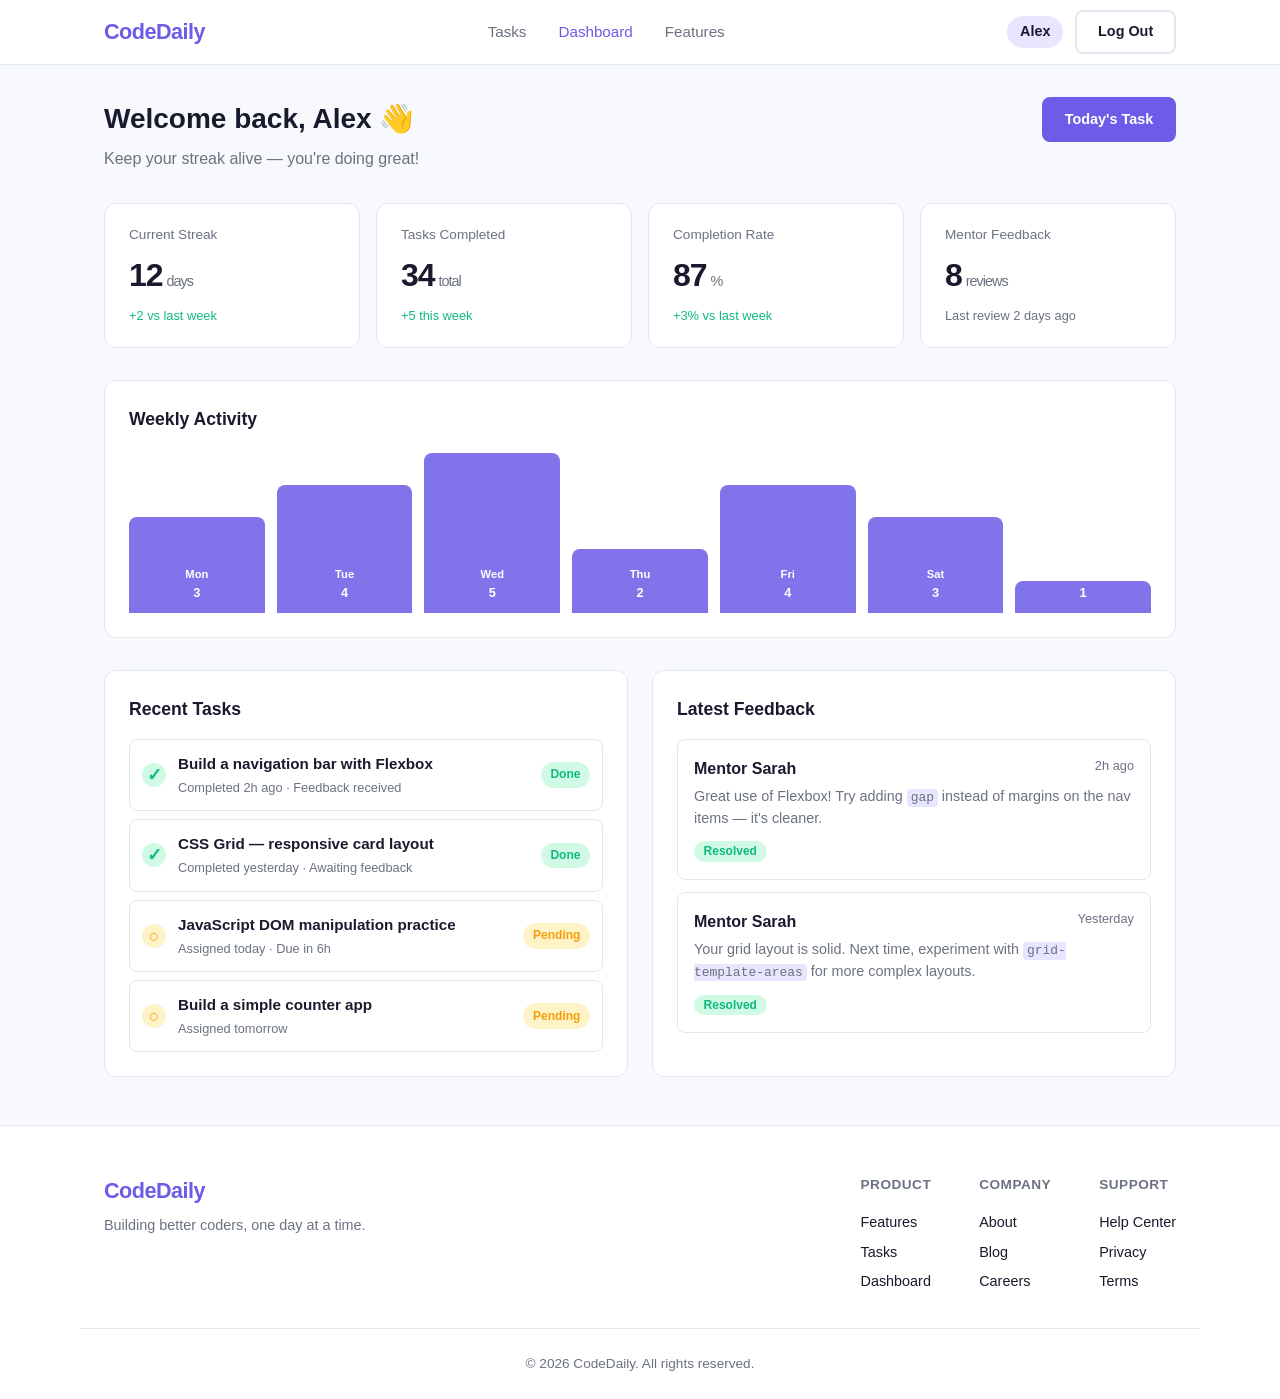
<file: dashboard.html>
<!DOCTYPE html>
<html lang="en">
<head>
  <meta charset="UTF-8" />
  <meta name="viewport" content="width=device-width, initial-scale=1.0" />
  <title>Dashboard — CodeDaily</title>
  <link rel="stylesheet" href="css/style.css" />
</head>
<body>
  <nav class="navbar">
    <div class="container nav-inner">
      <a href="/" class="logo">CodeDaily</a>
      <div class="nav-links">
        <a href="tasks.html">Tasks</a>
        <a href="dashboard.html" class="active">Dashboard</a>
        <a href="/#features">Features</a>
      </div>
      <div class="nav-actions">
        <span class="user-badge">Alex</span>
        <a href="/" class="btn btn-outline">Log Out</a>
      </div>
    </div>
  </nav>

  <main class="container" style="padding-top: 2rem; padding-bottom: 3rem;">
    <div class="dash-header">
      <div>
        <h1 class="dash-title">Welcome back, Alex 👋</h1>
        <p class="dash-subtitle">Keep your streak alive — you're doing great!</p>
      </div>
      <a href="tasks.html" class="btn btn-primary">Today's Task</a>
    </div>

    <div class="stats-grid">
      <div class="stat-card">
        <div class="stat-label">Current Streak</div>
        <div class="stat-number">12<span class="stat-unit">days</span></div>
        <div class="stat-change up">+2 vs last week</div>
      </div>
      <div class="stat-card">
        <div class="stat-label">Tasks Completed</div>
        <div class="stat-number">34<span class="stat-unit">total</span></div>
        <div class="stat-change up">+5 this week</div>
      </div>
      <div class="stat-card">
        <div class="stat-label">Completion Rate</div>
        <div class="stat-number">87<span class="stat-unit">%</span></div>
        <div class="stat-change up">+3% vs last week</div>
      </div>
      <div class="stat-card">
        <div class="stat-label">Mentor Feedback</div>
        <div class="stat-number">8<span class="stat-unit">reviews</span></div>
        <div class="stat-change">Last review 2 days ago</div>
      </div>
    </div>

    <section class="chart-section">
      <h2>Weekly Activity</h2>
      <div class="chart" role="img" aria-label="Bar chart showing daily task completions for the week">
        <div class="bar" style="height: 60%;" aria-label="Monday: 3 tasks"><span>Mon</span><span class="bar-val">3</span></div>
        <div class="bar" style="height: 80%;" aria-label="Tuesday: 4 tasks"><span>Tue</span><span class="bar-val">4</span></div>
        <div class="bar" style="height: 100%;" aria-label="Wednesday: 5 tasks"><span>Wed</span><span class="bar-val">5</span></div>
        <div class="bar" style="height: 40%;" aria-label="Thursday: 2 tasks"><span>Thu</span><span class="bar-val">2</span></div>
        <div class="bar" style="height: 80%;" aria-label="Friday: 4 tasks"><span>Fri</span><span class="bar-val">4</span></div>
        <div class="bar" style="height: 60%;" aria-label="Saturday: 3 tasks"><span>Sat</span><span class="bar-val">3</span></div>
        <div class="bar" style="height: 20%;" aria-label="Sunday: 1 task today"><span>Sun</span><span class="bar-val">1</span></div>
      </div>
    </section>

    <div class="dash-grid">
      <section class="recent-section">
        <h2>Recent Tasks</h2>
        <div class="task-list">
          <div class="task-item completed">
            <div class="task-info">
              <span class="task-status-icon">✓</span>
              <div>
                <div class="task-title">Build a navigation bar with Flexbox</div>
                <div class="task-meta">Completed 2h ago &middot; Feedback received</div>
              </div>
            </div>
            <span class="tag tag-done">Done</span>
          </div>
          <div class="task-item completed">
            <div class="task-info">
              <span class="task-status-icon">✓</span>
              <div>
                <div class="task-title">CSS Grid — responsive card layout</div>
                <div class="task-meta">Completed yesterday &middot; Awaiting feedback</div>
              </div>
            </div>
            <span class="tag tag-done">Done</span>
          </div>
          <div class="task-item">
            <div class="task-info">
              <span class="task-status-icon pending">○</span>
              <div>
                <div class="task-title">JavaScript DOM manipulation practice</div>
                <div class="task-meta">Assigned today &middot; Due in 6h</div>
              </div>
            </div>
            <span class="tag tag-pending">Pending</span>
          </div>
          <div class="task-item">
            <div class="task-info">
              <span class="task-status-icon pending">○</span>
              <div>
                <div class="task-title">Build a simple counter app</div>
                <div class="task-meta">Assigned tomorrow</div>
              </div>
            </div>
            <span class="tag tag-pending">Pending</span>
          </div>
        </div>
      </section>

      <section class="feedback-section">
        <h2>Latest Feedback</h2>
        <div class="feedback-list">
          <div class="feedback-item">
            <div class="feedback-header">
              <strong>Mentor Sarah</strong>
              <span class="feedback-date">2h ago</span>
            </div>
            <p class="feedback-text">Great use of Flexbox! Try adding <code>gap</code> instead of margins on the nav items — it's cleaner.</p>
            <span class="tag tag-done">Resolved</span>
          </div>
          <div class="feedback-item">
            <div class="feedback-header">
              <strong>Mentor Sarah</strong>
              <span class="feedback-date">Yesterday</span>
            </div>
            <p class="feedback-text">Your grid layout is solid. Next time, experiment with <code>grid-template-areas</code> for more complex layouts.</p>
            <span class="tag tag-done">Resolved</span>
          </div>
        </div>
      </section>
    </div>
  </main>

  <footer class="footer">
    <div class="container footer-inner">
      <div class="footer-brand">
        <span class="logo">CodeDaily</span>
        <p>Building better coders, one day at a time.</p>
      </div>
      <div class="footer-links">
        <div class="footer-col">
          <h4>Product</h4>
          <a href="/#features">Features</a>
          <a href="tasks.html">Tasks</a>
          <a href="dashboard.html">Dashboard</a>
        </div>
        <div class="footer-col">
          <h4>Company</h4>
          <a href="#">About</a>
          <a href="#">Blog</a>
          <a href="#">Careers</a>
        </div>
        <div class="footer-col">
          <h4>Support</h4>
          <a href="#">Help Center</a>
          <a href="#">Privacy</a>
          <a href="#">Terms</a>
        </div>
      </div>
    </div>
    <div class="container footer-bottom">
      <p>&copy; 2026 CodeDaily. All rights reserved.</p>
    </div>
  </footer>

  <script src="js/app.js"></script>
</body>
</html>
</file>
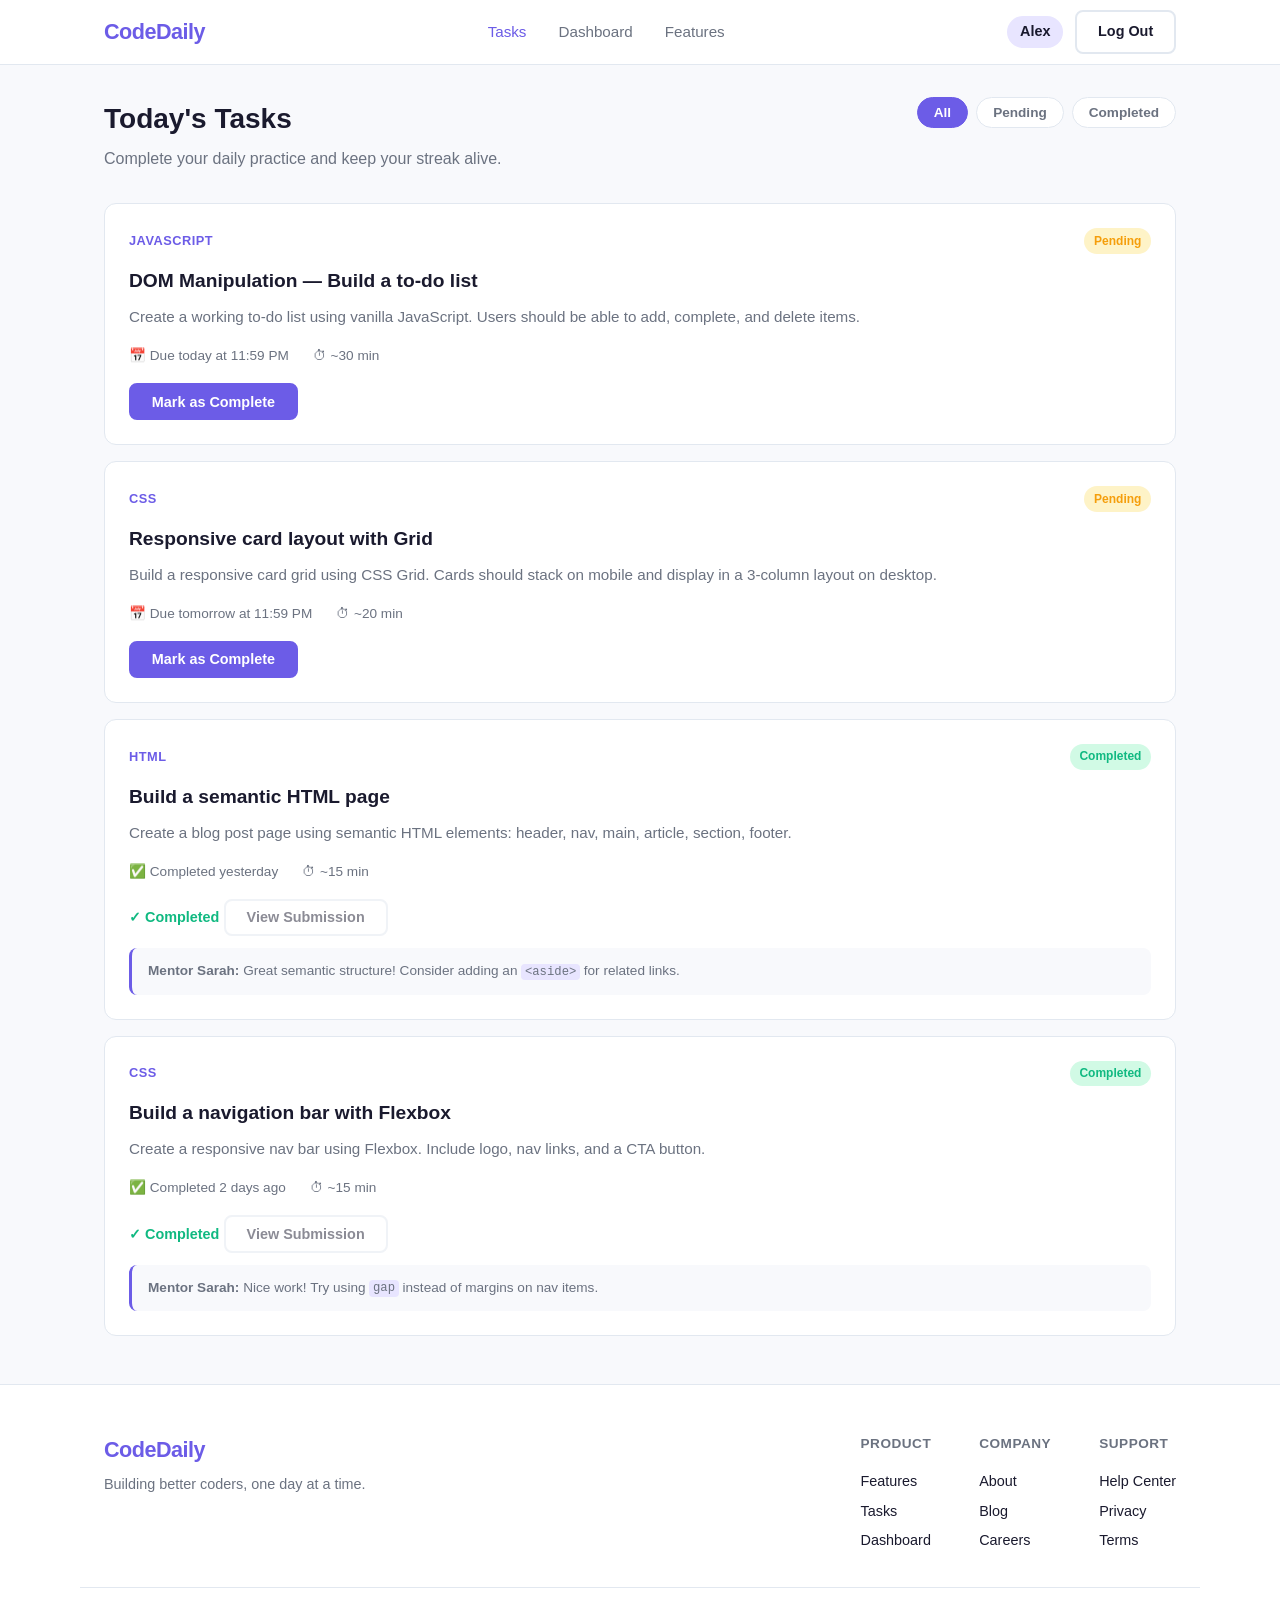
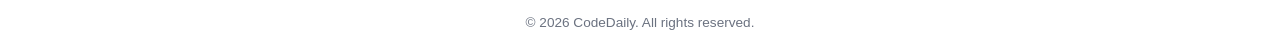
<file: tasks.html>
<!DOCTYPE html>
<html lang="en">
<head>
  <meta charset="UTF-8" />
  <meta name="viewport" content="width=device-width, initial-scale=1.0" />
  <title>Tasks — CodeDaily</title>
  <link rel="stylesheet" href="css/style.css" />
</head>
<body>
  <nav class="navbar">
    <div class="container nav-inner">
      <a href="/" class="logo">CodeDaily</a>
      <div class="nav-links">
        <a href="tasks.html" class="active">Tasks</a>
        <a href="dashboard.html">Dashboard</a>
        <a href="/#features">Features</a>
      </div>
      <div class="nav-actions">
        <span class="user-badge">Alex</span>
        <a href="/" class="btn btn-outline">Log Out</a>
      </div>
    </div>
  </nav>

  <main class="container" style="padding-top: 2rem; padding-bottom: 3rem;">
    <div class="dash-header">
      <div>
        <h1 class="dash-title">Today's Tasks</h1>
        <p class="dash-subtitle">Complete your daily practice and keep your streak alive.</p>
      </div>
      <div class="task-filters">
        <button class="filter-btn active" data-filter="all">All</button>
        <button class="filter-btn" data-filter="pending">Pending</button>
        <button class="filter-btn" data-filter="done">Completed</button>
      </div>
    </div>

    <div class="task-board">
      <div class="task-card" data-status="pending">
        <div class="task-card-header">
          <span class="task-type">JavaScript</span>
          <span class="tag tag-pending">Pending</span>
        </div>
        <h3 class="task-card-title">DOM Manipulation — Build a to-do list</h3>
        <p class="task-card-desc">Create a working to-do list using vanilla JavaScript. Users should be able to add, complete, and delete items.</p>
        <div class="task-card-meta">
          <span>📅 Due today at 11:59 PM</span>
          <span>⏱ ~30 min</span>
        </div>
        <button class="btn btn-primary task-complete-btn" data-task="1">Mark as Complete</button>
      </div>

      <div class="task-card" data-status="pending">
        <div class="task-card-header">
          <span class="task-type">CSS</span>
          <span class="tag tag-pending">Pending</span>
        </div>
        <h3 class="task-card-title">Responsive card layout with Grid</h3>
        <p class="task-card-desc">Build a responsive card grid using CSS Grid. Cards should stack on mobile and display in a 3-column layout on desktop.</p>
        <div class="task-card-meta">
          <span>📅 Due tomorrow at 11:59 PM</span>
          <span>⏱ ~20 min</span>
        </div>
        <button class="btn btn-primary task-complete-btn" data-task="2">Mark as Complete</button>
      </div>

      <div class="task-card" data-status="done">
        <div class="task-card-header">
          <span class="task-type">HTML</span>
          <span class="tag tag-done">Completed</span>
        </div>
        <h3 class="task-card-title">Build a semantic HTML page</h3>
        <p class="task-card-desc">Create a blog post page using semantic HTML elements: header, nav, main, article, section, footer.</p>
        <div class="task-card-meta">
          <span>✅ Completed yesterday</span>
          <span>⏱ ~15 min</span>
        </div>
        <div class="task-card-actions">
          <span class="completed-badge">✓ Completed</span>
          <button class="btn btn-outline" disabled>View Submission</button>
        </div>
        <div class="feedback-brief">
          <strong>Mentor Sarah:</strong> Great semantic structure! Consider adding an <code>&lt;aside&gt;</code> for related links.
        </div>
      </div>

      <div class="task-card" data-status="done">
        <div class="task-card-header">
          <span class="task-type">CSS</span>
          <span class="tag tag-done">Completed</span>
        </div>
        <h3 class="task-card-title">Build a navigation bar with Flexbox</h3>
        <p class="task-card-desc">Create a responsive nav bar using Flexbox. Include logo, nav links, and a CTA button.</p>
        <div class="task-card-meta">
          <span>✅ Completed 2 days ago</span>
          <span>⏱ ~15 min</span>
        </div>
        <div class="task-card-actions">
          <span class="completed-badge">✓ Completed</span>
          <button class="btn btn-outline" disabled>View Submission</button>
        </div>
        <div class="feedback-brief">
          <strong>Mentor Sarah:</strong> Nice work! Try using <code>gap</code> instead of margins on nav items.
        </div>
      </div>
    </div>
  </main>

  <footer class="footer">
    <div class="container footer-inner">
      <div class="footer-brand">
        <span class="logo">CodeDaily</span>
        <p>Building better coders, one day at a time.</p>
      </div>
      <div class="footer-links">
        <div class="footer-col">
          <h4>Product</h4>
          <a href="/#features">Features</a>
          <a href="tasks.html">Tasks</a>
          <a href="dashboard.html">Dashboard</a>
        </div>
        <div class="footer-col">
          <h4>Company</h4>
          <a href="#">About</a>
          <a href="#">Blog</a>
          <a href="#">Careers</a>
        </div>
        <div class="footer-col">
          <h4>Support</h4>
          <a href="#">Help Center</a>
          <a href="#">Privacy</a>
          <a href="#">Terms</a>
        </div>
      </div>
    </div>
    <div class="container footer-bottom">
      <p>&copy; 2026 CodeDaily. All rights reserved.</p>
    </div>
  </footer>

  <script src="js/app.js"></script>
</body>
</html>
</file>
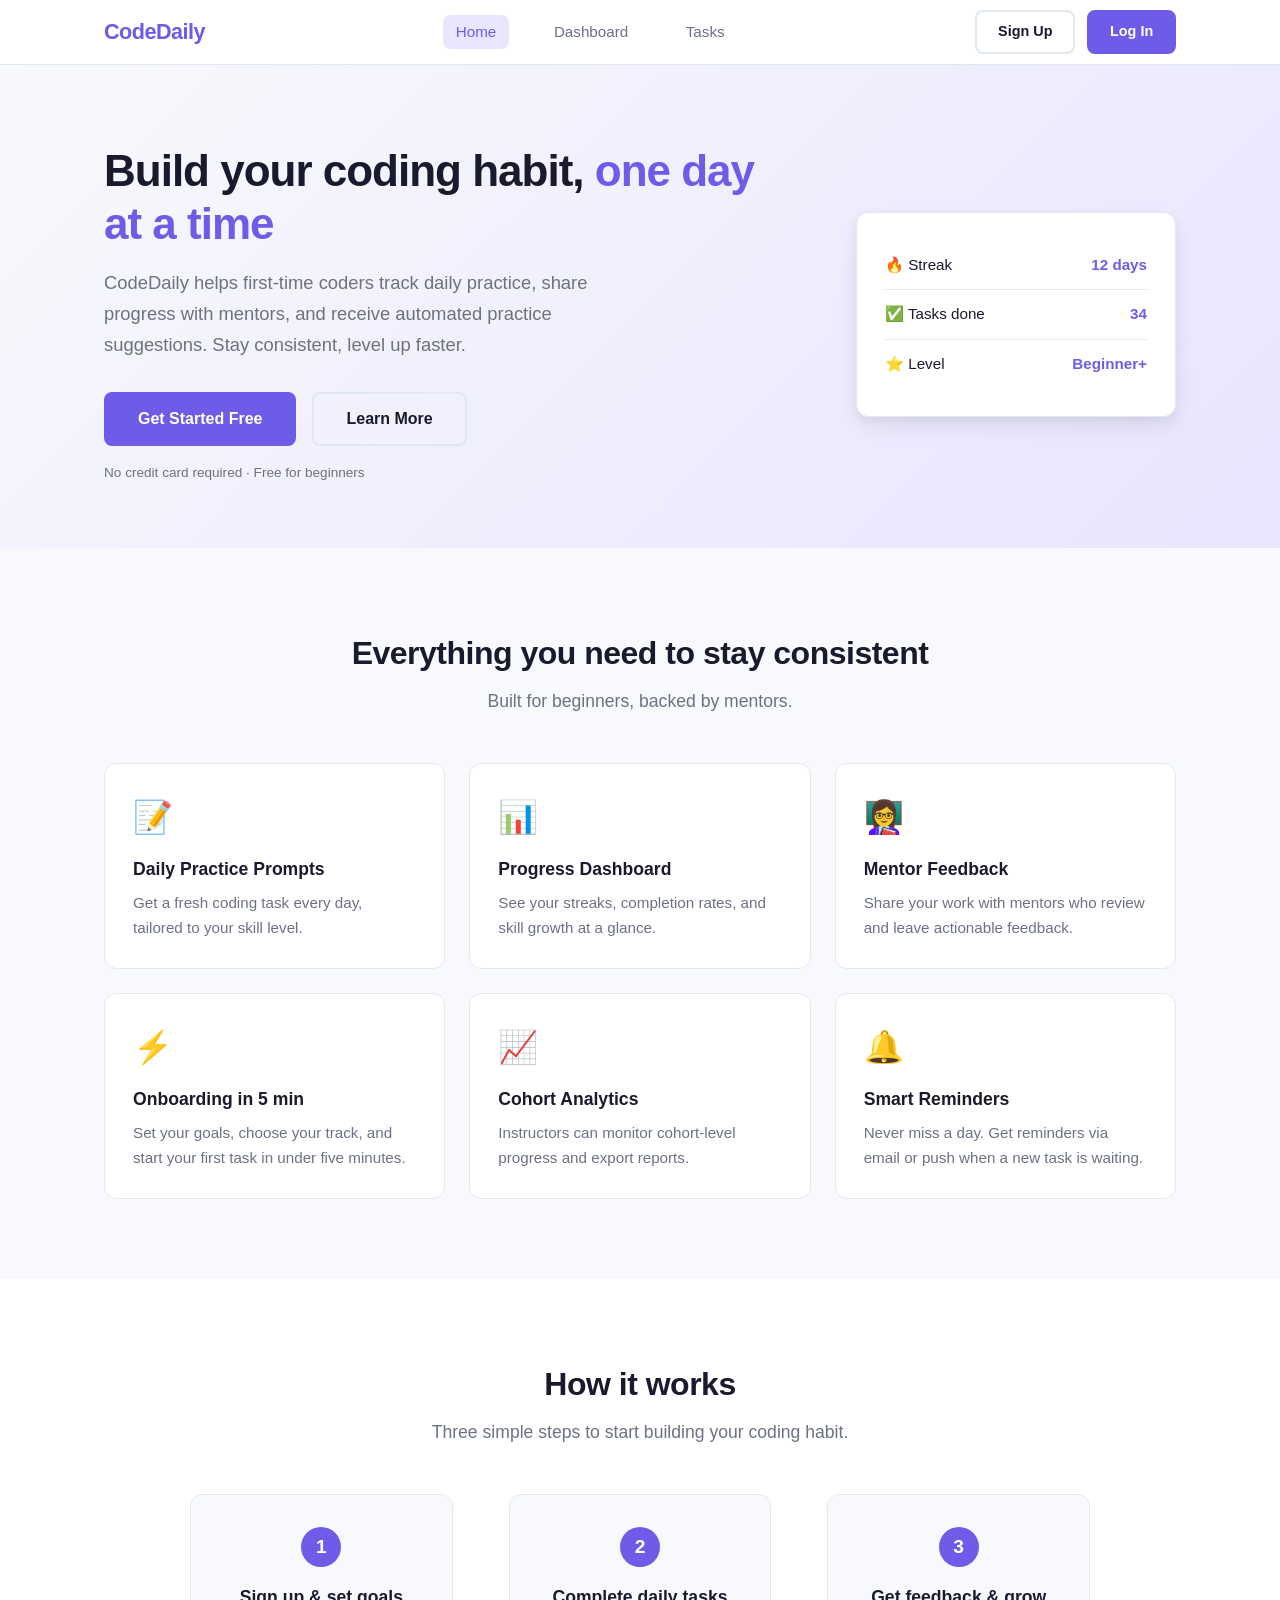
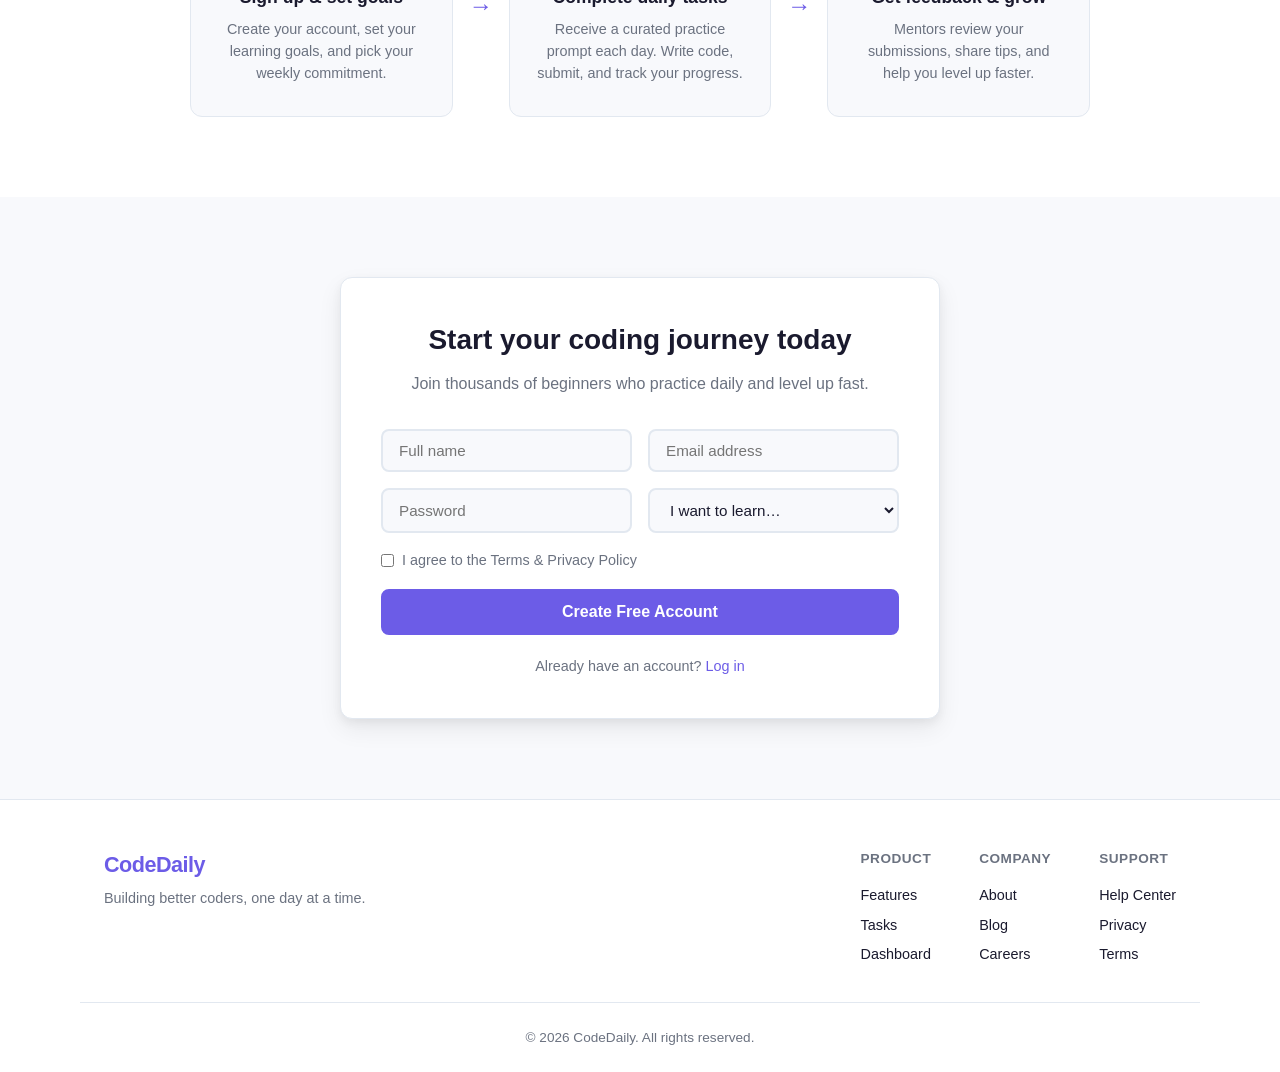
<file: website.html>
<!DOCTYPE html>
<html lang="en">
<head>
<meta charset="UTF-8" />
<meta name="viewport" content="width=device-width, initial-scale=1.0" />
<title>CodeDaily — Practice Coding Every Day</title>
<style>
/* ============================================
   CodeDaily — Standalone Styles
   ============================================ */
*,*::before,*::after{margin:0;padding:0;box-sizing:border-box}
:root{--primary:#6c5ce7;--primary-hover:#5a4bd1;--primary-light:#e8e5ff;--bg:#f8f9fc;--surface:#fff;--text:#1a1a2e;--muted:#6b7280;--border:#e2e8f0;--success:#10b981;--success-bg:#d1fae5;--pending:#f59e0b;--radius:12px;--radius-sm:8px;--shadow:0 1px 3px rgba(0,0,0,.08),0 1px 2px rgba(0,0,0,.06);--shadow-lg:0 10px 25px rgba(0,0,0,.07),0 4px 10px rgba(0,0,0,.05);--font:-apple-system,BlinkMacSystemFont,"Segoe UI",Roboto,"Helvetica Neue",Arial,sans-serif}
html{scroll-behavior: smooth;font-size:16px}
body{font-family:var(--font);background:var(--bg);color:var(--text);line-height:1.6;-webkit-font-smoothing:antialiased}
a{color:var(--primary);text-decoration:none}
a:hover{text-decoration:underline}
code{background:var(--primary-light);padding:.1em .3em;border-radius:4px;font-size:.9em}

.container{max-width:1120px;margin:0 auto;padding:0 1.5rem}

/* Nav */
.navbar{background:var(--surface);border-bottom:1px solid var(--border);position:sticky;top:0;z-index:100}
.nav-inner{display:flex;align-items:center;justify-content:space-between;height:64px}
.logo{font-size:1.35rem;font-weight:800;color:var(--primary);letter-spacing:-.5px}
.logo:hover{text-decoration:none}
.nav-links{display:flex;gap:2rem}
.nav-links a{color:var(--muted);font-size:.95rem;font-weight:500;transition:color .15s}
.nav-links a:hover,.nav-links a.active{color:var(--text);text-decoration:none}
.nav-links a.active{color:var(--primary)}
.nav-actions{display:flex;align-items:center;gap:.75rem}

/* Buttons */
.btn{display:inline-flex;align-items:center;justify-content:center;gap:.4rem;font-family:inherit;font-size:.9rem;font-weight:600;padding:.55rem 1.3rem;border-radius:var(--radius-sm);border:2px solid transparent;cursor:pointer;transition:all .15s;text-decoration:none;white-space:nowrap}
.btn:hover{text-decoration:none;transform:translateY(-1px)}
.btn:active{transform:translateY(0)}
.btn-primary{background:var(--primary);color:#fff;border-color:var(--primary)}
.btn-primary:hover{background:var(--primary-hover);border-color:var(--primary-hover);color:#fff}
.btn-outline{background:transparent;color:var(--text);border-color:var(--border)}
.btn-outline:hover{border-color:var(--muted);color:var(--text)}
.btn-lg{padding:.75rem 2rem;font-size:1rem}
.btn-block{width:100%}
.btn:disabled{opacity:.5;cursor:not-allowed;transform:none}

/* Hero */
.hero{padding:5rem 0 4rem;background:linear-gradient(135deg,var(--bg) 0%,var(--primary-light) 100%)}
.hero-inner{display:flex;align-items:center;gap:4rem}
.hero-text{flex:1}
.hero h1{font-size:2.75rem;font-weight:800;line-height:1.2;letter-spacing:-1px;margin-bottom:1rem}
.highlight{color:var(--primary)}
.hero-subtitle{font-size:1.15rem;color:var(--muted);max-width:540px;margin-bottom:2rem;line-height:1.7}
.hero-actions{display:flex;gap:1rem;margin-bottom:1rem}
.hero-meta{font-size:.85rem;color:var(--muted)}
.hero-visual{flex:0 0 320px}
.illust-card{background:var(--surface);border-radius:var(--radius);padding:1.75rem;box-shadow:var(--shadow-lg);border:1px solid var(--border)}
.stat-row{display:flex;justify-content:space-between;align-items:center;padding:.75rem 0;font-size:.95rem}
.stat-row+.stat-row{border-top:1px solid var(--border)}
.stat-value{font-weight:700;color:var(--primary)}

/* Sections */
.section{padding:5rem 0}
.section-alt{background:var(--surface)}
.section-title{font-size:2rem;font-weight:800;text-align:center;letter-spacing:-.5px;margin-bottom:.5rem}
.section-subtitle{text-align:center;color:var(--muted);font-size:1.1rem;margin-bottom:3rem}

/* Features */
.features-grid{display:grid;grid-template-columns:repeat(3,1fr);gap:1.5rem}
.feature-card{background:var(--surface);border-radius:var(--radius);padding:1.75rem;border:1px solid var(--border);transition:box-shadow .2s,transform .2s}
.feature-card:hover{box-shadow:var(--shadow-lg);transform:translateY(-3px)}
.feature-icon{font-size:2rem;margin-bottom:.75rem}
.feature-card h3{font-size:1.1rem;font-weight:700;margin-bottom:.5rem}
.feature-card p{color:var(--muted);font-size:.95rem;line-height:1.6}

/* Steps */
.steps{display:flex;align-items:center;gap:1rem;max-width:900px;margin:0 auto}
.step{flex:1;text-align:center;background:var(--bg);border-radius:var(--radius);padding:2rem 1.5rem;border:1px solid var(--border)}
.step-num{width:40px;height:40px;border-radius:50%;background:var(--primary);color:#fff;font-weight:800;font-size:1.2rem;display:flex;align-items:center;justify-content:center;margin:0 auto 1rem}
.step h3{font-size:1.1rem;font-weight:700;margin-bottom:.5rem}
.step p{color:var(--muted);font-size:.9rem;line-height:1.5}
.step-arrow{font-size:1.5rem;color:var(--primary);font-weight:700;flex-shrink:0}

/* Signup */
.signup-card{max-width:600px;margin:0 auto;background:var(--surface);border-radius:var(--radius);padding:2.5rem;border:1px solid var(--border);box-shadow:var(--shadow-lg);text-align:center}
.signup-card h2{font-size:1.75rem;font-weight:800;margin-bottom:.5rem}
.signup-card>p{color:var(--muted);margin-bottom:2rem}
.signup-form{text-align:left}
.form-row{display:flex;gap:1rem;margin-bottom:1rem}
.form-row>*{flex:1}
input,select{width:100%;padding:.7rem 1rem;font-family:inherit;font-size:.95rem;border:2px solid var(--border);border-radius:var(--radius-sm);background:var(--bg);color:var(--text);transition:border-color .15s}
input:focus,select:focus{outline:none;border-color:var(--primary)}
.checkbox-label{display:flex;align-items:center;gap:.5rem;font-size:.9rem;color:var(--muted);cursor:pointer}
.checkbox-label input[type="checkbox"]{width:auto;flex:none}
.form-footer{text-align:center;margin-top:1.25rem;font-size:.9rem;color:var(--muted)}

/* Footer */
.footer{background:var(--surface);border-top:1px solid var(--border);padding:3rem 0 1.5rem}
.footer-inner{display:flex;justify-content:space-between;gap:3rem;padding-bottom:2rem;border-bottom:1px solid var(--border)}
.footer-brand p{color:var(--muted);font-size:.9rem;margin-top:.3rem}
.footer-links{display:flex;gap:3rem}
.footer-col h4{font-size:.85rem;font-weight:700;text-transform:uppercase;letter-spacing:.5px;margin-bottom:.75rem;color:var(--muted)}
.footer-col a{display:block;font-size:.9rem;color:var(--text);padding:.2rem 0}
.footer-bottom{padding-top:1.5rem;text-align:center;font-size:.85rem;color:var(--muted)}

/* Dashboard */
.page{display:none}
.page.active{display:block}
.dash-header{display:flex;justify-content:space-between;align-items:flex-start;margin-bottom:2rem}
.dash-title{font-size:1.75rem;font-weight:800}
.dash-subtitle{color:var(--muted);margin-top:.25rem}
.stats-grid{display:grid;grid-template-columns:repeat(4,1fr);gap:1rem;margin-bottom:2rem}
.stat-card{background:var(--surface);border:1px solid var(--border);border-radius:var(--radius);padding:1.25rem 1.5rem}
.stat-label{font-size:.85rem;color:var(--muted);font-weight:500;margin-bottom:.25rem}
.stat-number{font-size:2rem;font-weight:800;letter-spacing:-1px}
.stat-unit{font-size:.9rem;font-weight:500;color:var(--muted);margin-left:.25rem}
.stat-change{font-size:.8rem;margin-top:.3rem;color:var(--muted)}
.stat-change.up{color:var(--success)}
.chart-section{background:var(--surface);border:1px solid var(--border);border-radius:var(--radius);padding:1.5rem;margin-bottom:2rem}
.chart-section h2{font-size:1.1rem;font-weight:700;margin-bottom:1.25rem}
.chart{display:flex;align-items:flex-end;gap:.75rem;height:160px}
.bar{flex:1;background:var(--primary);border-radius:var(--radius-sm) var(--radius-sm) 0 0;display:flex;flex-direction:column;align-items:center;justify-content:flex-end;padding-bottom:.4rem;position:relative;min-height:20px;transition:height .3s;opacity:.85}
.bar span{font-size:.7rem;color:#fff;font-weight:600}
.bar-val{font-size:.8rem!important;margin-bottom:.15rem}
.dash-grid{display:grid;grid-template-columns:1fr 1fr;gap:1.5rem}
.recent-section,.feedback-section{background:var(--surface);border:1px solid var(--border);border-radius:var(--radius);padding:1.5rem}
.recent-section h2,.feedback-section h2{font-size:1.1rem;font-weight:700;margin-bottom:1rem}
.task-list{display:flex;flex-direction:column;gap:.5rem}
.task-item{display:flex;align-items:center;justify-content:space-between;padding:.75rem;border-radius:var(--radius-sm);border:1px solid var(--border);transition:background .15s}
.task-item:hover{background:var(--bg)}
.task-info{display:flex;align-items:center;gap:.75rem}
.task-status-icon{width:24px;height:24px;border-radius:50%;background:var(--success-bg);color:var(--success);display:flex;align-items:center;justify-content:center;font-weight:700;flex-shrink:0}
.task-status-icon.pending{background:#fef3c7;color:var(--pending)}
.task-title{font-weight:600;font-size:.95rem}
.task-meta{font-size:.8rem;color:var(--muted);margin-top:.1rem}
.tag{font-size:.75rem;font-weight:600;padding:.2rem .6rem;border-radius:100px;flex-shrink:0}
.tag-done{background:var(--success-bg);color:var(--success)}
.tag-pending{background:#fef3c7;color:var(--pending)}
.feedback-list{display:flex;flex-direction:column;gap:.75rem}
.feedback-item{padding:1rem;border-radius:var(--radius-sm);border:1px solid var(--border)}
.feedback-header{display:flex;justify-content:space-between;margin-bottom:.3rem}
.feedback-date{font-size:.8rem;color:var(--muted)}
.feedback-text{font-size:.9rem;color:var(--muted);line-height:1.5;margin-bottom:.5rem}

/* Tasks page */
.task-nav{display:flex;gap:.75rem;margin-bottom:1.5rem;flex-wrap:wrap}
.task-nav-btn{padding:.45rem 1rem;border-radius:100px;border:1px solid var(--border);background:var(--surface);font-family:inherit;font-size:.85rem;font-weight:600;cursor:pointer;transition:all .15s;color:var(--muted)}
.task-nav-btn:hover{border-color:var(--primary);color:var(--primary)}
.task-nav-btn.active{background:var(--primary);color:#fff;border-color:var(--primary)}
.task-board{display:grid;gap:1rem}
.task-card{background:var(--surface);border:1px solid var(--border);border-radius:var(--radius);padding:1.5rem;transition:box-shadow .2s}
.task-card:hover{box-shadow:var(--shadow)}
.task-card-header{display:flex;justify-content:space-between;align-items:center;margin-bottom:.75rem}
.task-type{font-size:.8rem;font-weight:700;text-transform:uppercase;letter-spacing:.5px;color:var(--primary)}
.task-card-title{font-size:1.2rem;font-weight:700;margin-bottom:.5rem}
.task-card-desc{color:var(--muted);font-size:.95rem;line-height:1.6;margin-bottom:1rem}
.task-card-meta{display:flex;gap:1.5rem;font-size:.85rem;color:var(--muted);margin-bottom:1rem}
.completed-badge{display:inline-flex;align-items:center;gap:.3rem;font-weight:700;color:var(--success);font-size:.9rem}
.feedback-brief{font-size:.85rem;color:var(--muted);padding:.75rem 1rem;background:var(--bg);border-radius:var(--radius-sm);border-left:3px solid var(--primary);margin-top:.75rem}
.toast{position:fixed;bottom:1.5rem;right:1.5rem;background:var(--text);color:#fff;padding:.9rem 1.5rem;border-radius:var(--radius-sm);font-size:.9rem;font-weight:600;box-shadow:var(--shadow-lg);transform:translateY(120%);opacity:0;transition:all .3s ease;z-index:200}
.toast.show{transform:translateY(0);opacity:1}

/* Nav page links */
.page-link{display:inline-block;padding:.3rem .8rem;border-radius:var(--radius-sm);font-size:.9rem;font-weight:600;transition:background .15s;cursor:pointer}
.page-link:hover,.page-link.active{background:var(--primary-light);text-decoration:none}

@media(max-width:1024px){
  .features-grid,.stats-grid{grid-template-columns:repeat(2,1fr)}
  .dash-grid{grid-template-columns:1fr}
}
@media(max-width:768px){
  .hero-inner{flex-direction:column;gap:2rem}
  .hero h1{font-size:2rem}
  .hero-visual{flex:none;width:100%}
  .features-grid,.steps{flex-direction:column}
  .steps{flex-direction:column}
  .step-arrow{transform:rotate(90deg)}
  .nav-links{display:none}
  .form-row{flex-direction:column}
  .footer-inner{flex-direction:column;gap:2rem}
  .footer-links{flex-wrap:wrap;gap:2rem}
  .stats-grid{grid-template-columns:repeat(2,1fr)}
  .dash-header{flex-direction:column;gap:1rem}
  .task-card-meta{flex-direction:column;gap:.3rem}
}
@media(max-width:480px){
  .stats-grid,.hero-actions{grid-template-columns:1fr;flex-direction:column}
  .hero h1{font-size:1.75rem}
  .section{padding:3rem 0}
}
</style>
</head>
<body>

<nav class="navbar">
  <div class="container nav-inner">
    <span class="logo">CodeDaily</span>
    <div class="nav-links">
      <a href="#" class="page-link active" data-page="home">Home</a>
      <a href="#" class="page-link" data-page="dashboard">Dashboard</a>
      <a href="#" class="page-link" data-page="tasks">Tasks</a>
    </div>
    <div class="nav-actions">
      <a href="#" class="btn btn-outline" data-page="signup">Sign Up</a>
      <a href="#" class="btn btn-primary" data-page="signup">Log In</a>
    </div>
  </div>
</nav>

<!-- ===== HOME PAGE ===== -->
<div id="page-home" class="page active">
  <header class="hero">
    <div class="container hero-inner">
      <div class="hero-text">
        <h1>Build your coding habit, <span class="highlight">one day at a time</span></h1>
        <p class="hero-subtitle">CodeDaily helps first-time coders track daily practice, share progress with mentors, and receive automated practice suggestions. Stay consistent, level up faster.</p>
        <div class="hero-actions">
          <a href="#" class="btn btn-primary btn-lg" data-page="signup">Get Started Free</a>
          <a href="#" class="btn btn-outline btn-lg" data-page="features">Learn More</a>
        </div>
        <p class="hero-meta">No credit card required &middot; Free for beginners</p>
      </div>
      <div class="hero-visual">
        <div class="illust-card">
          <div class="stat-row"><span>🔥 Streak</span><span class="stat-value">12 days</span></div>
          <div class="stat-row"><span>✅ Tasks done</span><span class="stat-value">34</span></div>
          <div class="stat-row"><span>⭐ Level</span><span class="stat-value">Beginner+</span></div>
        </div>
      </div>
    </div>
  </header>

  <section id="features" class="section">
    <div class="container">
      <h2 class="section-title">Everything you need to stay consistent</h2>
      <p class="section-subtitle">Built for beginners, backed by mentors.</p>
      <div class="features-grid">
        <div class="feature-card"><div class="feature-icon">📝</div><h3>Daily Practice Prompts</h3><p>Get a fresh coding task every day, tailored to your skill level.</p></div>
        <div class="feature-card"><div class="feature-icon">📊</div><h3>Progress Dashboard</h3><p>See your streaks, completion rates, and skill growth at a glance.</p></div>
        <div class="feature-card"><div class="feature-icon">👩‍🏫</div><h3>Mentor Feedback</h3><p>Share your work with mentors who review and leave actionable feedback.</p></div>
        <div class="feature-card"><div class="feature-icon">⚡</div><h3>Onboarding in 5 min</h3><p>Set your goals, choose your track, and start your first task in under five minutes.</p></div>
        <div class="feature-card"><div class="feature-icon">📈</div><h3>Cohort Analytics</h3><p>Instructors can monitor cohort-level progress and export reports.</p></div>
        <div class="feature-card"><div class="feature-icon">🔔</div><h3>Smart Reminders</h3><p>Never miss a day. Get reminders via email or push when a new task is waiting.</p></div>
      </div>
    </div>
  </section>

  <section class="section section-alt">
    <div class="container">
      <h2 class="section-title">How it works</h2>
      <p class="section-subtitle">Three simple steps to start building your coding habit.</p>
      <div class="steps">
        <div class="step"><div class="step-num">1</div><h3>Sign up &amp; set goals</h3><p>Create your account, set your learning goals, and pick your weekly commitment.</p></div>
        <div class="step-arrow">→</div>
        <div class="step"><div class="step-num">2</div><h3>Complete daily tasks</h3><p>Receive a curated practice prompt each day. Write code, submit, and track your progress.</p></div>
        <div class="step-arrow">→</div>
        <div class="step"><div class="step-num">3</div><h3>Get feedback &amp; grow</h3><p>Mentors review your submissions, share tips, and help you level up faster.</p></div>
      </div>
    </div>
  </section>

  <section id="signup" class="section">
    <div class="container">
      <div class="signup-card">
        <h2>Start your coding journey today</h2>
        <p>Join thousands of beginners who practice daily and level up fast.</p>
        <form id="signupForm" class="signup-form">
          <div class="form-row">
            <input type="text" placeholder="Full name" required aria-label="Full name" />
            <input type="email" placeholder="Email address" required aria-label="Email address" />
          </div>
          <div class="form-row">
            <input type="password" placeholder="Password" required aria-label="Password" minlength="6" />
            <select aria-label="I want to learn"><option value="">I want to learn…</option><option>HTML &amp; CSS</option><option>JavaScript</option><option>Python</option><option>React</option><option>Node.js</option></select>
          </div>
          <div class="form-row"><label class="checkbox-label"><input type="checkbox" required /> I agree to the Terms &amp; Privacy Policy</label></div>
          <button type="submit" class="btn btn-primary btn-lg btn-block">Create Free Account</button>
          <p class="form-footer">Already have an account? <a href="#" data-page="signup">Log in</a></p>
        </form>
      </div>
    </div>
  </section>
</div>

<!-- ===== DASHBOARD PAGE ===== -->
<div id="page-dashboard" class="page">
  <main class="container" style="padding-top:2rem;padding-bottom:3rem">
    <div class="dash-header">
      <div>
        <h1 class="dash-title">Welcome back, Alex 👋</h1>
        <p class="dash-subtitle">Keep your streak alive — you're doing great!</p>
      </div>
      <a href="#" class="btn btn-primary" data-page="tasks">Today's Task</a>
    </div>
    <div class="stats-grid">
      <div class="stat-card"><div class="stat-label">Current Streak</div><div class="stat-number">12<span class="stat-unit">days</span></div><div class="stat-change up">+2 vs last week</div></div>
      <div class="stat-card"><div class="stat-label">Tasks Completed</div><div class="stat-number">34<span class="stat-unit">total</span></div><div class="stat-change up">+5 this week</div></div>
      <div class="stat-card"><div class="stat-label">Completion Rate</div><div class="stat-number">87<span class="stat-unit">%</span></div><div class="stat-change up">+3% vs last week</div></div>
      <div class="stat-card"><div class="stat-label">Mentor Feedback</div><div class="stat-number">8<span class="stat-unit">reviews</span></div><div class="stat-change">Last review 2 days ago</div></div>
    </div>
    <section class="chart-section">
      <h2>Weekly Activity</h2>
      <div class="chart" role="img" aria-label="Bar chart of weekly task completions">
        <div class="bar" style="height:60%"><span>Mon</span><span class="bar-val">3</span></div>
        <div class="bar" style="height:80%"><span>Tue</span><span class="bar-val">4</span></div>
        <div class="bar" style="height:100%"><span>Wed</span><span class="bar-val">5</span></div>
        <div class="bar" style="height:40%"><span>Thu</span><span class="bar-val">2</span></div>
        <div class="bar" style="height:80%"><span>Fri</span><span class="bar-val">4</span></div>
        <div class="bar" style="height:60%"><span>Sat</span><span class="bar-val">3</span></div>
        <div class="bar" style="height:20%"><span>Sun</span><span class="bar-val">1</span></div>
      </div>
    </section>
    <div class="dash-grid">
      <section class="recent-section">
        <h2>Recent Tasks</h2>
        <div class="task-list">
          <div class="task-item completed"><div class="task-info"><span class="task-status-icon">✓</span><div><div class="task-title">Build a navigation bar with Flexbox</div><div class="task-meta">Completed 2h ago &middot; Feedback received</div></div></div><span class="tag tag-done">Done</span></div>
          <div class="task-item completed"><div class="task-info"><span class="task-status-icon">✓</span><div><div class="task-title">CSS Grid — responsive card layout</div><div class="task-meta">Completed yesterday &middot; Awaiting feedback</div></div></div><span class="tag tag-done">Done</span></div>
          <div class="task-item"><div class="task-info"><span class="task-status-icon pending">○</span><div><div class="task-title">JavaScript DOM manipulation practice</div><div class="task-meta">Assigned today &middot; Due in 6h</div></div></div><span class="tag tag-pending">Pending</span></div>
          <div class="task-item"><div class="task-info"><span class="task-status-icon pending">○</span><div><div class="task-title">Build a simple counter app</div><div class="task-meta">Assigned tomorrow</div></div></div><span class="tag tag-pending">Pending</span></div>
        </div>
      </section>
      <section class="feedback-section">
        <h2>Latest Feedback</h2>
        <div class="feedback-list">
          <div class="feedback-item"><div class="feedback-header"><strong>Mentor Sarah</strong><span class="feedback-date">2h ago</span></div><p class="feedback-text">Great use of Flexbox! Try adding <code>gap</code> instead of margins on the nav items — it's cleaner.</p><span class="tag tag-done">Resolved</span></div>
          <div class="feedback-item"><div class="feedback-header"><strong>Mentor Sarah</strong><span class="feedback-date">Yesterday</span></div><p class="feedback-text">Your grid layout is solid. Next time, experiment with <code>grid-template-areas</code> for more complex layouts.</p><span class="tag tag-done">Resolved</span></div>
        </div>
      </section>
    </div>
  </main>
</div>

<!-- ===== TASKS PAGE ===== -->
<div id="page-tasks" class="page">
  <main class="container" style="padding-top:2rem;padding-bottom:3rem">
    <div class="dash-header">
      <div>
        <h1 class="dash-title">Today's Tasks</h1>
        <p class="dash-subtitle">Complete your daily practice and keep your streak alive.</p>
      </div>
      <div class="task-nav">
        <button class="task-nav-btn active" data-filter="all">All</button>
        <button class="task-nav-btn" data-filter="pending">Pending</button>
        <button class="task-nav-btn" data-filter="done">Completed</button>
      </div>
    </div>
    <div class="task-board">
      <div class="task-card" data-status="pending">
        <div class="task-card-header"><span class="task-type">JavaScript</span><span class="tag tag-pending">Pending</span></div>
        <h3 class="task-card-title">DOM Manipulation — Build a to-do list</h3>
        <p class="task-card-desc">Create a working to-do list using vanilla JavaScript. Users should be able to add, complete, and delete items.</p>
        <div class="task-card-meta"><span>📅 Due today at 11:59 PM</span><span>⏱ ~30 min</span></div>
        <button class="btn btn-primary task-complete-btn">Mark as Complete</button>
      </div>
      <div class="task-card" data-status="pending">
        <div class="task-card-header"><span class="task-type">CSS</span><span class="tag tag-pending">Pending</span></div>
        <h3 class="task-card-title">Responsive card layout with Grid</h3>
        <p class="task-card-desc">Build a responsive card grid using CSS Grid. Cards should stack on mobile and display in a 3-column layout on desktop.</p>
        <div class="task-card-meta"><span>📅 Due tomorrow at 11:59 PM</span><span>⏱ ~20 min</span></div>
        <button class="btn btn-primary task-complete-btn">Mark as Complete</button>
      </div>
      <div class="task-card" data-status="done">
        <div class="task-card-header"><span class="task-type">HTML</span><span class="tag tag-done">Completed</span></div>
        <h3 class="task-card-title">Build a semantic HTML page</h3>
        <p class="task-card-desc">Create a blog post page using semantic HTML elements: header, nav, main, article, section, footer.</p>
        <div class="task-card-meta"><span>✅ Completed yesterday</span><span>⏱ ~15 min</span></div>
        <span class="completed-badge">✓ Completed</span>
        <div class="feedback-brief"><strong>Mentor Sarah:</strong> Great semantic structure! Consider adding an <code>&lt;aside&gt;</code> for related links.</div>
      </div>
      <div class="task-card" data-status="done">
        <div class="task-card-header"><span class="task-type">CSS</span><span class="tag tag-done">Completed</span></div>
        <h3 class="task-card-title">Build a navigation bar with Flexbox</h3>
        <p class="task-card-desc">Create a responsive nav bar using Flexbox. Include logo, nav links, and a CTA button.</p>
        <div class="task-card-meta"><span>✅ Completed 2 days ago</span><span>⏱ ~15 min</span></div>
        <span class="completed-badge">✓ Completed</span>
        <div class="feedback-brief"><strong>Mentor Sarah:</strong> Nice work! Try using <code>gap</code> instead of margins on nav items.</div>
      </div>
    </div>
  </main>
</div>

<footer class="footer">
  <div class="container footer-inner">
    <div class="footer-brand"><span class="logo">CodeDaily</span><p>Building better coders, one day at a time.</p></div>
    <div class="footer-links">
      <div class="footer-col"><h4>Product</h4><a href="#" data-page="home">Features</a><a href="#" data-page="tasks">Tasks</a><a href="#" data-page="dashboard">Dashboard</a></div>
      <div class="footer-col"><h4>Company</h4><a href="#">About</a><a href="#">Blog</a><a href="#">Careers</a></div>
      <div class="footer-col"><h4>Support</h4><a href="#">Help Center</a><a href="#">Privacy</a><a href="#">Terms</a></div>
    </div>
  </div>
  <div class="container footer-bottom"><p>&copy; 2026 CodeDaily. All rights reserved.</p></div>
</footer>

<div class="toast" id="toast"></div>

<script>
(function(){
  'use strict';

  function showToast(msg) {
    var t = document.getElementById('toast');
    t.textContent = msg;
    t.classList.add('show');
    clearTimeout(t._timer);
    t._timer = setTimeout(function(){ t.classList.remove('show'); }, 3000);
  }

  // Page navigation
  var pages = document.querySelectorAll('.page');
  var pageLinks = document.querySelectorAll('[data-page]');
  function showPage(id) {
    pages.forEach(function(p){ p.classList.remove('active'); });
    var target = document.getElementById('page-' + id);
    if (target) target.classList.add('active');
    pageLinks.forEach(function(l){
      l.classList.toggle('active', l.dataset.page === id);
    });
    window.scrollTo({ top: 0, behavior: 'smooth' });
  }

  pageLinks.forEach(function(link){
    link.addEventListener('click', function(e){
      e.preventDefault();
      showPage(this.dataset.page);
    });
  });

  // Signup form
  var form = document.getElementById('signupForm');
  if (form) {
    form.addEventListener('submit', function(e){
      e.preventDefault();
      var name = form.querySelector('input[placeholder="Full name"]').value.trim();
      if (name) {
        showToast('Welcome to CodeDaily, ' + name.split(' ')[0] + '!');
        form.reset();
        setTimeout(function(){ showPage('dashboard'); }, 500);
      }
    });
  }

  // Task completion
  document.querySelectorAll('.task-complete-btn').forEach(function(btn){
    btn.addEventListener('click', function(){
      var card = btn.closest('.task-card');
      if (!card) return;
      card.querySelector('.tag').textContent = 'Completed';
      card.querySelector('.tag').className = 'tag tag-done';
      card.dataset.status = 'done';
      btn.textContent = '✓ Completed';
      btn.className = 'btn btn-outline';
      btn.disabled = true;
      showToast('Task marked as complete! Great work!');
    });
  });

  // Task filters
  document.querySelectorAll('.task-nav-btn').forEach(function(btn){
    btn.addEventListener('click', function(){
      var parent = btn.parentElement;
      parent.querySelectorAll('.task-nav-btn').forEach(function(b){ b.classList.remove('active'); });
      btn.classList.add('active');
      var filter = btn.dataset.filter;
      document.querySelectorAll('.task-card').forEach(function(card){
        card.style.display = (filter === 'all' || card.dataset.status === filter) ? '' : 'none';
      });
    });
  });
})();
</script>
</body>
</html>
</file>
<file: css/style.css>
/* ============================================
   CodeDaily — Main Stylesheet
   ============================================ */

/* --- Reset & Base --- */
*,
*::before,
*::after {
  margin: 0;
  padding: 0;
  box-sizing: border-box;
}

:root {
  --clr-primary: #6c5ce7;
  --clr-primary-hover: #5a4bd1;
  --clr-primary-light: #e8e5ff;
  --clr-bg: #f8f9fc;
  --clr-surface: #ffffff;
  --clr-text: #1a1a2e;
  --clr-text-muted: #6b7280;
  --clr-border: #e2e8f0;
  --clr-success: #10b981;
  --clr-success-bg: #d1fae5;
  --clr-pending: #f59e0b;
  --clr-pending-bg: #fef3c7;
  --clr-up: #10b981;
  --radius: 12px;
  --radius-sm: 8px;
  --shadow: 0 1px 3px rgba(0, 0, 0, 0.08), 0 1px 2px rgba(0, 0, 0, 0.06);
  --shadow-lg: 0 10px 25px rgba(0, 0, 0, 0.07), 0 4px 10px rgba(0, 0, 0, 0.05);
  --font-sans: -apple-system, BlinkMacSystemFont, "Segoe UI", Roboto, "Helvetica Neue", Arial, sans-serif;
}

html {
  scroll-behavior: smooth;
  font-size: 16px;
}

body {
  font-family: var(--font-sans);
  background: var(--clr-bg);
  color: var(--clr-text);
  line-height: 1.6;
  -webkit-font-smoothing: antialiased;
}

a {
  color: var(--clr-primary);
  text-decoration: none;
}

a:hover {
  text-decoration: underline;
}

img {
  max-width: 100%;
  display: block;
}

code {
  background: var(--clr-primary-light);
  padding: 0.1em 0.3em;
  border-radius: 4px;
  font-size: 0.9em;
}

/* --- Container --- */
.container {
  max-width: 1120px;
  margin: 0 auto;
  padding: 0 1.5rem;
}

/* --- Navbar --- */
.navbar {
  background: var(--clr-surface);
  border-bottom: 1px solid var(--clr-border);
  position: sticky;
  top: 0;
  z-index: 100;
}

.nav-inner {
  display: flex;
  align-items: center;
  justify-content: space-between;
  height: 64px;
}

.logo {
  font-size: 1.35rem;
  font-weight: 800;
  color: var(--clr-primary);
  letter-spacing: -0.5px;
}

.logo:hover {
  text-decoration: none;
}

.nav-links {
  display: flex;
  gap: 2rem;
}

.nav-links a {
  color: var(--clr-text-muted);
  font-size: 0.95rem;
  font-weight: 500;
  transition: color 0.15s;
}

.nav-links a:hover,
.nav-links a.active {
  color: var(--clr-text);
  text-decoration: none;
}

.nav-links a.active {
  color: var(--clr-primary);
}

.nav-actions {
  display: flex;
  align-items: center;
  gap: 0.75rem;
}

.user-badge {
  font-weight: 600;
  font-size: 0.9rem;
  color: var(--clr-text);
  padding: 0.3rem 0.8rem;
  background: var(--clr-primary-light);
  border-radius: 100px;
}

/* --- Buttons --- */
.btn {
  display: inline-flex;
  align-items: center;
  justify-content: center;
  gap: 0.4rem;
  font-family: inherit;
  font-size: 0.9rem;
  font-weight: 600;
  padding: 0.55rem 1.3rem;
  border-radius: var(--radius-sm);
  border: 2px solid transparent;
  cursor: pointer;
  transition: all 0.15s;
  text-decoration: none;
  white-space: nowrap;
}

.btn:hover {
  text-decoration: none;
  transform: translateY(-1px);
}

.btn:active {
  transform: translateY(0);
}

.btn-primary {
  background: var(--clr-primary);
  color: #fff;
  border-color: var(--clr-primary);
}

.btn-primary:hover {
  background: var(--clr-primary-hover);
  border-color: var(--clr-primary-hover);
  color: #fff;
}

.btn-outline {
  background: transparent;
  color: var(--clr-text);
  border-color: var(--clr-border);
}

.btn-outline:hover {
  border-color: var(--clr-text-muted);
  color: var(--clr-text);
}

.btn-lg {
  padding: 0.75rem 2rem;
  font-size: 1rem;
}

.btn-block {
  width: 100%;
}

.btn:disabled {
  opacity: 0.5;
  cursor: not-allowed;
  transform: none;
}

/* --- Hero --- */
.hero {
  padding: 5rem 0 4rem;
  background: linear-gradient(135deg, var(--clr-bg) 0%, var(--clr-primary-light) 100%);
}

.hero-inner {
  display: flex;
  align-items: center;
  gap: 4rem;
}

.hero-text {
  flex: 1;
}

.hero h1 {
  font-size: 2.75rem;
  font-weight: 800;
  line-height: 1.2;
  letter-spacing: -1px;
  margin-bottom: 1rem;
}

.highlight {
  color: var(--clr-primary);
}

.hero-subtitle {
  font-size: 1.15rem;
  color: var(--clr-text-muted);
  max-width: 540px;
  margin-bottom: 2rem;
  line-height: 1.7;
}

.hero-actions {
  display: flex;
  gap: 1rem;
  margin-bottom: 1rem;
}

.hero-meta {
  font-size: 0.85rem;
  color: var(--clr-text-muted);
}

.hero-visual {
  flex: 0 0 320px;
}

.illust-card {
  background: var(--clr-surface);
  border-radius: var(--radius);
  padding: 1.75rem;
  box-shadow: var(--shadow-lg);
  border: 1px solid var(--clr-border);
}

.stat-row {
  display: flex;
  justify-content: space-between;
  align-items: center;
  padding: 0.75rem 0;
  font-size: 0.95rem;
}

.stat-row + .stat-row {
  border-top: 1px solid var(--clr-border);
}

.stat-value {
  font-weight: 700;
  color: var(--clr-primary);
}

/* --- Sections --- */
.section {
  padding: 5rem 0;
}

.section-alt {
  background: var(--clr-surface);
}

.section-title {
  font-size: 2rem;
  font-weight: 800;
  text-align: center;
  letter-spacing: -0.5px;
  margin-bottom: 0.5rem;
}

.section-subtitle {
  text-align: center;
  color: var(--clr-text-muted);
  font-size: 1.1rem;
  margin-bottom: 3rem;
}

/* --- Features Grid --- */
.features-grid {
  display: grid;
  grid-template-columns: repeat(3, 1fr);
  gap: 1.5rem;
}

.feature-card {
  background: var(--clr-surface);
  border-radius: var(--radius);
  padding: 1.75rem;
  border: 1px solid var(--clr-border);
  transition: box-shadow 0.2s, transform 0.2s;
}

.feature-card:hover {
  box-shadow: var(--shadow-lg);
  transform: translateY(-3px);
}

.feature-icon {
  font-size: 2rem;
  margin-bottom: 0.75rem;
}

.feature-card h3 {
  font-size: 1.1rem;
  font-weight: 700;
  margin-bottom: 0.5rem;
}

.feature-card p {
  color: var(--clr-text-muted);
  font-size: 0.95rem;
  line-height: 1.6;
}

/* --- Steps --- */
.steps {
  display: flex;
  align-items: center;
  gap: 1rem;
  max-width: 900px;
  margin: 0 auto;
}

.step {
  flex: 1;
  text-align: center;
  background: var(--clr-bg);
  border-radius: var(--radius);
  padding: 2rem 1.5rem;
  border: 1px solid var(--clr-border);
}

.step-num {
  width: 40px;
  height: 40px;
  border-radius: 50%;
  background: var(--clr-primary);
  color: #fff;
  font-weight: 800;
  font-size: 1.2rem;
  display: flex;
  align-items: center;
  justify-content: center;
  margin: 0 auto 1rem;
}

.step h3 {
  font-size: 1.1rem;
  font-weight: 700;
  margin-bottom: 0.5rem;
}

.step p {
  color: var(--clr-text-muted);
  font-size: 0.9rem;
  line-height: 1.5;
}

.step-arrow {
  font-size: 1.5rem;
  color: var(--clr-primary);
  font-weight: 700;
  flex-shrink: 0;
}

/* --- Signup Form --- */
.signup-card {
  max-width: 600px;
  margin: 0 auto;
  background: var(--clr-surface);
  border-radius: var(--radius);
  padding: 2.5rem;
  border: 1px solid var(--clr-border);
  box-shadow: var(--shadow-lg);
  text-align: center;
}

.signup-card h2 {
  font-size: 1.75rem;
  font-weight: 800;
  margin-bottom: 0.5rem;
}

.signup-card > p {
  color: var(--clr-text-muted);
  margin-bottom: 2rem;
}

.signup-form {
  text-align: left;
}

.form-row {
  display: flex;
  gap: 1rem;
  margin-bottom: 1rem;
}

.form-row > * {
  flex: 1;
}

input,
select {
  width: 100%;
  padding: 0.7rem 1rem;
  font-family: inherit;
  font-size: 0.95rem;
  border: 2px solid var(--clr-border);
  border-radius: var(--radius-sm);
  background: var(--clr-bg);
  color: var(--clr-text);
  transition: border-color 0.15s;
}

input:focus,
select:focus {
  outline: none;
  border-color: var(--clr-primary);
}

.checkbox-label {
  display: flex;
  align-items: center;
  gap: 0.5rem;
  font-size: 0.9rem;
  color: var(--clr-text-muted);
  cursor: pointer;
}

.checkbox-label input[type="checkbox"] {
  width: auto;
  flex: none;
}

.form-footer {
  text-align: center;
  margin-top: 1.25rem;
  font-size: 0.9rem;
  color: var(--clr-text-muted);
}

/* --- Footer --- */
.footer {
  background: var(--clr-surface);
  border-top: 1px solid var(--clr-border);
  padding: 3rem 0 1.5rem;
}

.footer-inner {
  display: flex;
  justify-content: space-between;
  gap: 3rem;
  padding-bottom: 2rem;
  border-bottom: 1px solid var(--clr-border);
}

.footer-brand p {
  color: var(--clr-text-muted);
  font-size: 0.9rem;
  margin-top: 0.3rem;
}

.footer-links {
  display: flex;
  gap: 3rem;
}

.footer-col h4 {
  font-size: 0.85rem;
  font-weight: 700;
  text-transform: uppercase;
  letter-spacing: 0.5px;
  margin-bottom: 0.75rem;
  color: var(--clr-text-muted);
}

.footer-col a {
  display: block;
  font-size: 0.9rem;
  color: var(--clr-text);
  padding: 0.2rem 0;
}

.footer-bottom {
  padding-top: 1.5rem;
  text-align: center;
  font-size: 0.85rem;
  color: var(--clr-text-muted);
}

/* ============================================
   Dashboard Page
   ============================================ */
.dash-header {
  display: flex;
  justify-content: space-between;
  align-items: flex-start;
  margin-bottom: 2rem;
}

.dash-title {
  font-size: 1.75rem;
  font-weight: 800;
}

.dash-subtitle {
  color: var(--clr-text-muted);
  margin-top: 0.25rem;
}

.stats-grid {
  display: grid;
  grid-template-columns: repeat(4, 1fr);
  gap: 1rem;
  margin-bottom: 2rem;
}

.stat-card {
  background: var(--clr-surface);
  border: 1px solid var(--clr-border);
  border-radius: var(--radius);
  padding: 1.25rem 1.5rem;
}

.stat-label {
  font-size: 0.85rem;
  color: var(--clr-text-muted);
  font-weight: 500;
  margin-bottom: 0.25rem;
}

.stat-number {
  font-size: 2rem;
  font-weight: 800;
  letter-spacing: -1px;
}

.stat-unit {
  font-size: 0.9rem;
  font-weight: 500;
  color: var(--clr-text-muted);
  margin-left: 0.25rem;
}

.stat-change {
  font-size: 0.8rem;
  margin-top: 0.3rem;
  color: var(--clr-text-muted);
}

.stat-change.up {
  color: var(--clr-up);
}

/* --- Chart --- */
.chart-section {
  background: var(--clr-surface);
  border: 1px solid var(--clr-border);
  border-radius: var(--radius);
  padding: 1.5rem;
  margin-bottom: 2rem;
}

.chart-section h2 {
  font-size: 1.1rem;
  font-weight: 700;
  margin-bottom: 1.25rem;
}

.chart {
  display: flex;
  align-items: flex-end;
  gap: 0.75rem;
  height: 160px;
}

.bar {
  flex: 1;
  background: var(--clr-primary);
  border-radius: var(--radius-sm) var(--radius-sm) 0 0;
  display: flex;
  flex-direction: column;
  align-items: center;
  justify-content: flex-end;
  padding-bottom: 0.4rem;
  position: relative;
  min-height: 20px;
  transition: height 0.3s;
  opacity: 0.85;
}

.bar span {
  font-size: 0.7rem;
  color: #fff;
  font-weight: 600;
}

.bar-val {
  font-size: 0.8rem !important;
  margin-bottom: 0.15rem;
}

/* --- Dashboard Grid --- */
.dash-grid {
  display: grid;
  grid-template-columns: 1fr 1fr;
  gap: 1.5rem;
}

.recent-section,
.feedback-section {
  background: var(--clr-surface);
  border: 1px solid var(--clr-border);
  border-radius: var(--radius);
  padding: 1.5rem;
}

.recent-section h2,
.feedback-section h2 {
  font-size: 1.1rem;
  font-weight: 700;
  margin-bottom: 1rem;
}

/* --- Task List (Dashboard) --- */
.task-list {
  display: flex;
  flex-direction: column;
  gap: 0.5rem;
}

.task-item {
  display: flex;
  align-items: center;
  justify-content: space-between;
  padding: 0.75rem;
  border-radius: var(--radius-sm);
  border: 1px solid var(--clr-border);
  transition: background 0.15s;
}

.task-item:hover {
  background: var(--clr-bg);
}

.task-info {
  display: flex;
  align-items: center;
  gap: 0.75rem;
}

.task-status-icon {
  font-size: 1.1rem;
  width: 24px;
  height: 24px;
  border-radius: 50%;
  background: var(--clr-success-bg);
  color: var(--clr-success);
  display: flex;
  align-items: center;
  justify-content: center;
  font-weight: 700;
  flex-shrink: 0;
}

.task-status-icon.pending {
  background: var(--clr-pending-bg);
  color: var(--clr-pending);
}

.task-title {
  font-weight: 600;
  font-size: 0.95rem;
}

.task-meta {
  font-size: 0.8rem;
  color: var(--clr-text-muted);
  margin-top: 0.1rem;
}

/* --- Tags --- */
.tag {
  font-size: 0.75rem;
  font-weight: 600;
  padding: 0.2rem 0.6rem;
  border-radius: 100px;
  flex-shrink: 0;
}

.tag-done {
  background: var(--clr-success-bg);
  color: var(--clr-success);
}

.tag-pending {
  background: var(--clr-pending-bg);
  color: var(--clr-pending);
}

/* --- Feedback --- */
.feedback-list {
  display: flex;
  flex-direction: column;
  gap: 0.75rem;
}

.feedback-item {
  padding: 1rem;
  border-radius: var(--radius-sm);
  border: 1px solid var(--clr-border);
}

.feedback-header {
  display: flex;
  justify-content: space-between;
  margin-bottom: 0.3rem;
}

.feedback-date {
  font-size: 0.8rem;
  color: var(--clr-text-muted);
}

.feedback-text {
  font-size: 0.9rem;
  color: var(--clr-text-muted);
  line-height: 1.5;
  margin-bottom: 0.5rem;
}

/* ============================================
   Tasks Page
   ============================================ */
.task-filters {
  display: flex;
  gap: 0.5rem;
  flex-shrink: 0;
}

.filter-btn {
  padding: 0.45rem 1rem;
  border-radius: 100px;
  border: 1px solid var(--clr-border);
  background: var(--clr-surface);
  font-family: inherit;
  font-size: 0.85rem;
  font-weight: 600;
  cursor: pointer;
  transition: all 0.15s;
  color: var(--clr-text-muted);
}

.filter-btn:hover {
  border-color: var(--clr-primary);
  color: var(--clr-primary);
}

.filter-btn.active {
  background: var(--clr-primary);
  color: #fff;
  border-color: var(--clr-primary);
}

.task-board {
  display: grid;
  gap: 1rem;
}

.task-card {
  background: var(--clr-surface);
  border: 1px solid var(--clr-border);
  border-radius: var(--radius);
  padding: 1.5rem;
  transition: box-shadow 0.2s;
}

.task-card:hover {
  box-shadow: var(--shadow);
}

.task-card-header {
  display: flex;
  justify-content: space-between;
  align-items: center;
  margin-bottom: 0.75rem;
}

.task-type {
  font-size: 0.8rem;
  font-weight: 700;
  text-transform: uppercase;
  letter-spacing: 0.5px;
  color: var(--clr-primary);
}

.task-card-title {
  font-size: 1.2rem;
  font-weight: 700;
  margin-bottom: 0.5rem;
}

.task-card-desc {
  color: var(--clr-text-muted);
  font-size: 0.95rem;
  line-height: 1.6;
  margin-bottom: 1rem;
}

.task-card-meta {
  display: flex;
  gap: 1.5rem;
  font-size: 0.85rem;
  color: var(--clr-text-muted);
  margin-bottom: 1rem;
}

.task-card-actions {
  margin-bottom: 0.75rem;
}

.completed-badge {
  display: inline-flex;
  align-items: center;
  gap: 0.3rem;
  font-weight: 700;
  color: var(--clr-success);
  font-size: 0.9rem;
}

.feedback-brief {
  font-size: 0.85rem;
  color: var(--clr-text-muted);
  padding: 0.75rem 1rem;
  background: var(--clr-bg);
  border-radius: var(--radius-sm);
  border-left: 3px solid var(--clr-primary);
}

/* ============================================
   Toast / Notifications
   ============================================ */
.toast {
  position: fixed;
  bottom: 1.5rem;
  right: 1.5rem;
  background: var(--clr-text);
  color: #fff;
  padding: 0.9rem 1.5rem;
  border-radius: var(--radius-sm);
  font-size: 0.9rem;
  font-weight: 600;
  box-shadow: var(--shadow-lg);
  transform: translateY(120%);
  opacity: 0;
  transition: all 0.3s ease;
  z-index: 200;
}

.toast.show {
  transform: translateY(0);
  opacity: 1;
}

/* ============================================
   Responsive
   ============================================ */
@media (max-width: 1024px) {
  .features-grid {
    grid-template-columns: repeat(2, 1fr);
  }

  .stats-grid {
    grid-template-columns: repeat(2, 1fr);
  }

  .dash-grid {
    grid-template-columns: 1fr;
  }
}

@media (max-width: 768px) {
  .hero-inner {
    flex-direction: column;
    gap: 2rem;
  }

  .hero h1 {
    font-size: 2rem;
  }

  .hero-visual {
    flex: none;
    width: 100%;
  }

  .features-grid {
    grid-template-columns: 1fr;
  }

  .steps {
    flex-direction: column;
  }

  .step-arrow {
    transform: rotate(90deg);
  }

  .nav-links {
    display: none;
  }

  .form-row {
    flex-direction: column;
  }

  .footer-inner {
    flex-direction: column;
    gap: 2rem;
  }

  .footer-links {
    flex-wrap: wrap;
    gap: 2rem;
  }

  .stats-grid {
    grid-template-columns: repeat(2, 1fr);
  }

  .dash-header {
    flex-direction: column;
    gap: 1rem;
  }

  .task-card-meta {
    flex-direction: column;
    gap: 0.3rem;
  }

  .task-filters {
    width: 100%;
    overflow-x: auto;
  }
}

@media (max-width: 480px) {
  .stats-grid {
    grid-template-columns: 1fr;
  }

  .hero h1 {
    font-size: 1.75rem;
  }

  .hero-actions {
    flex-direction: column;
  }

  .section {
    padding: 3rem 0;
  }
}
</file>
